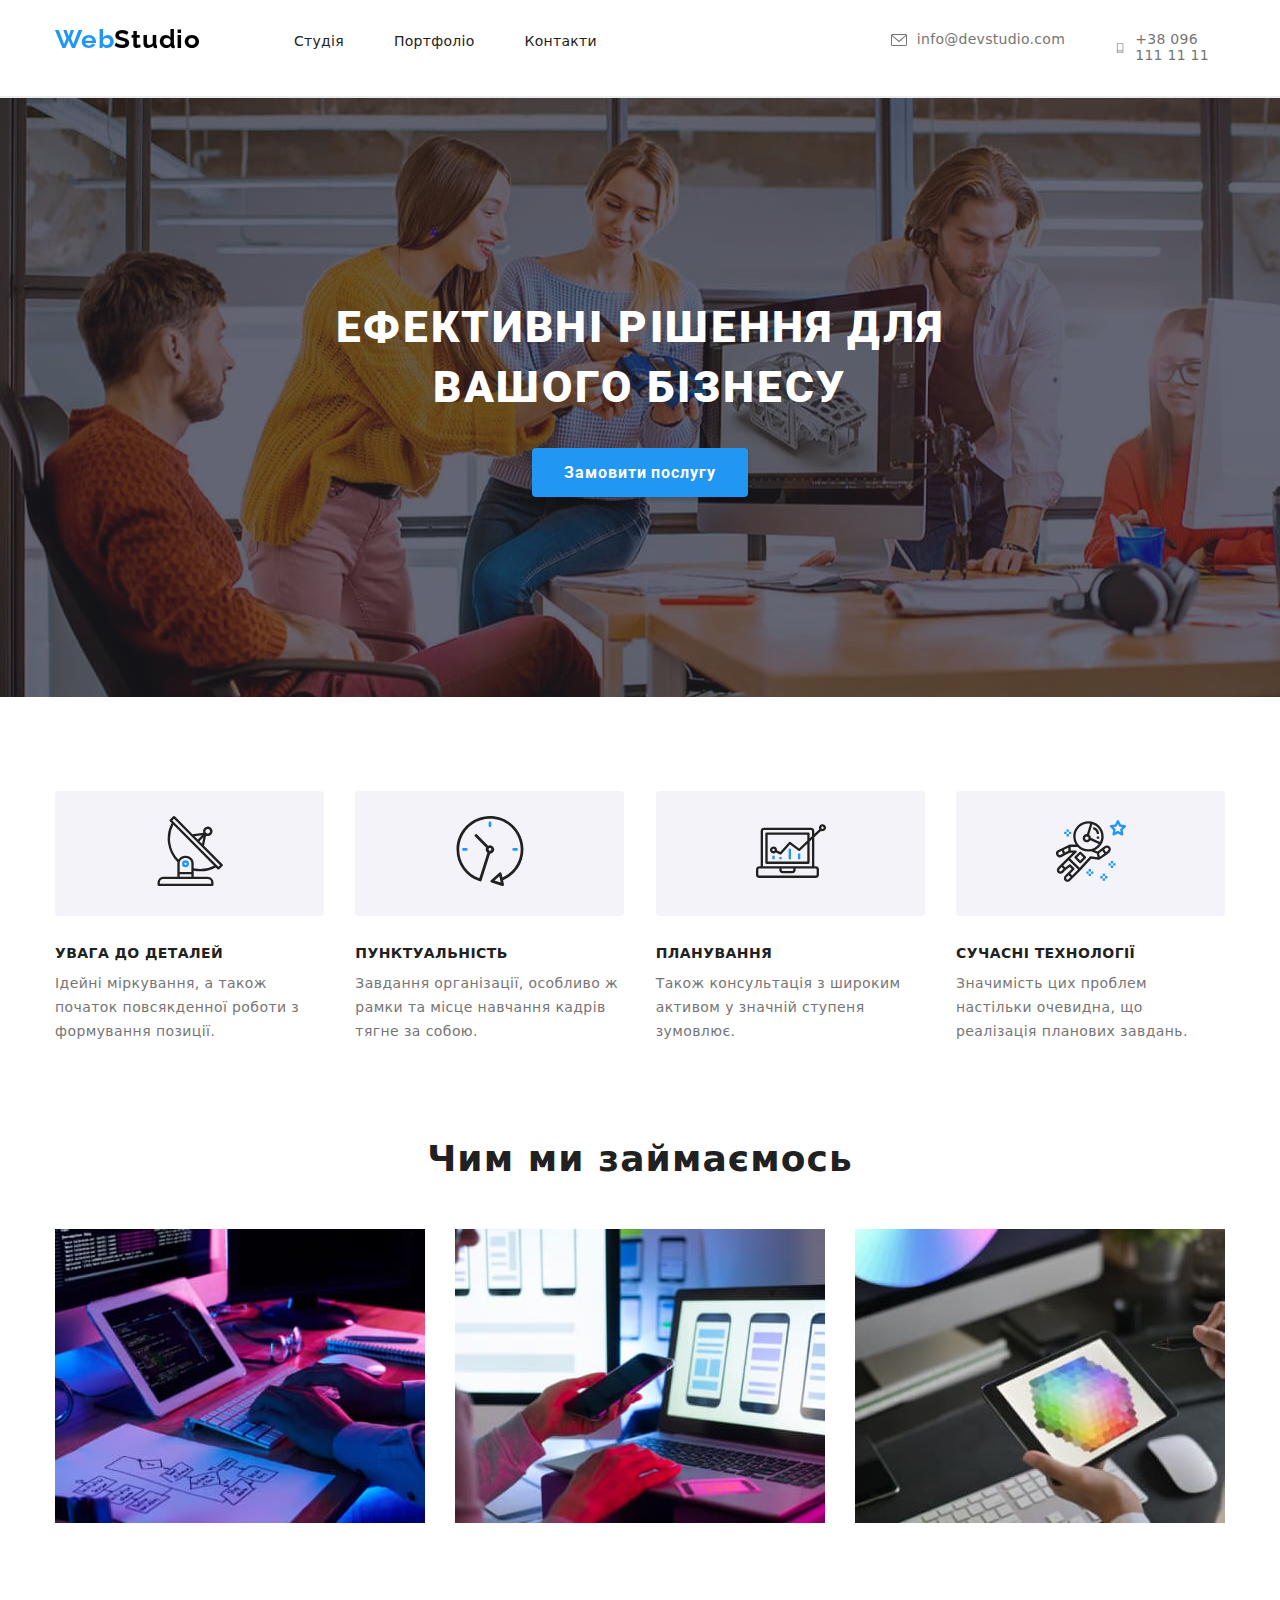
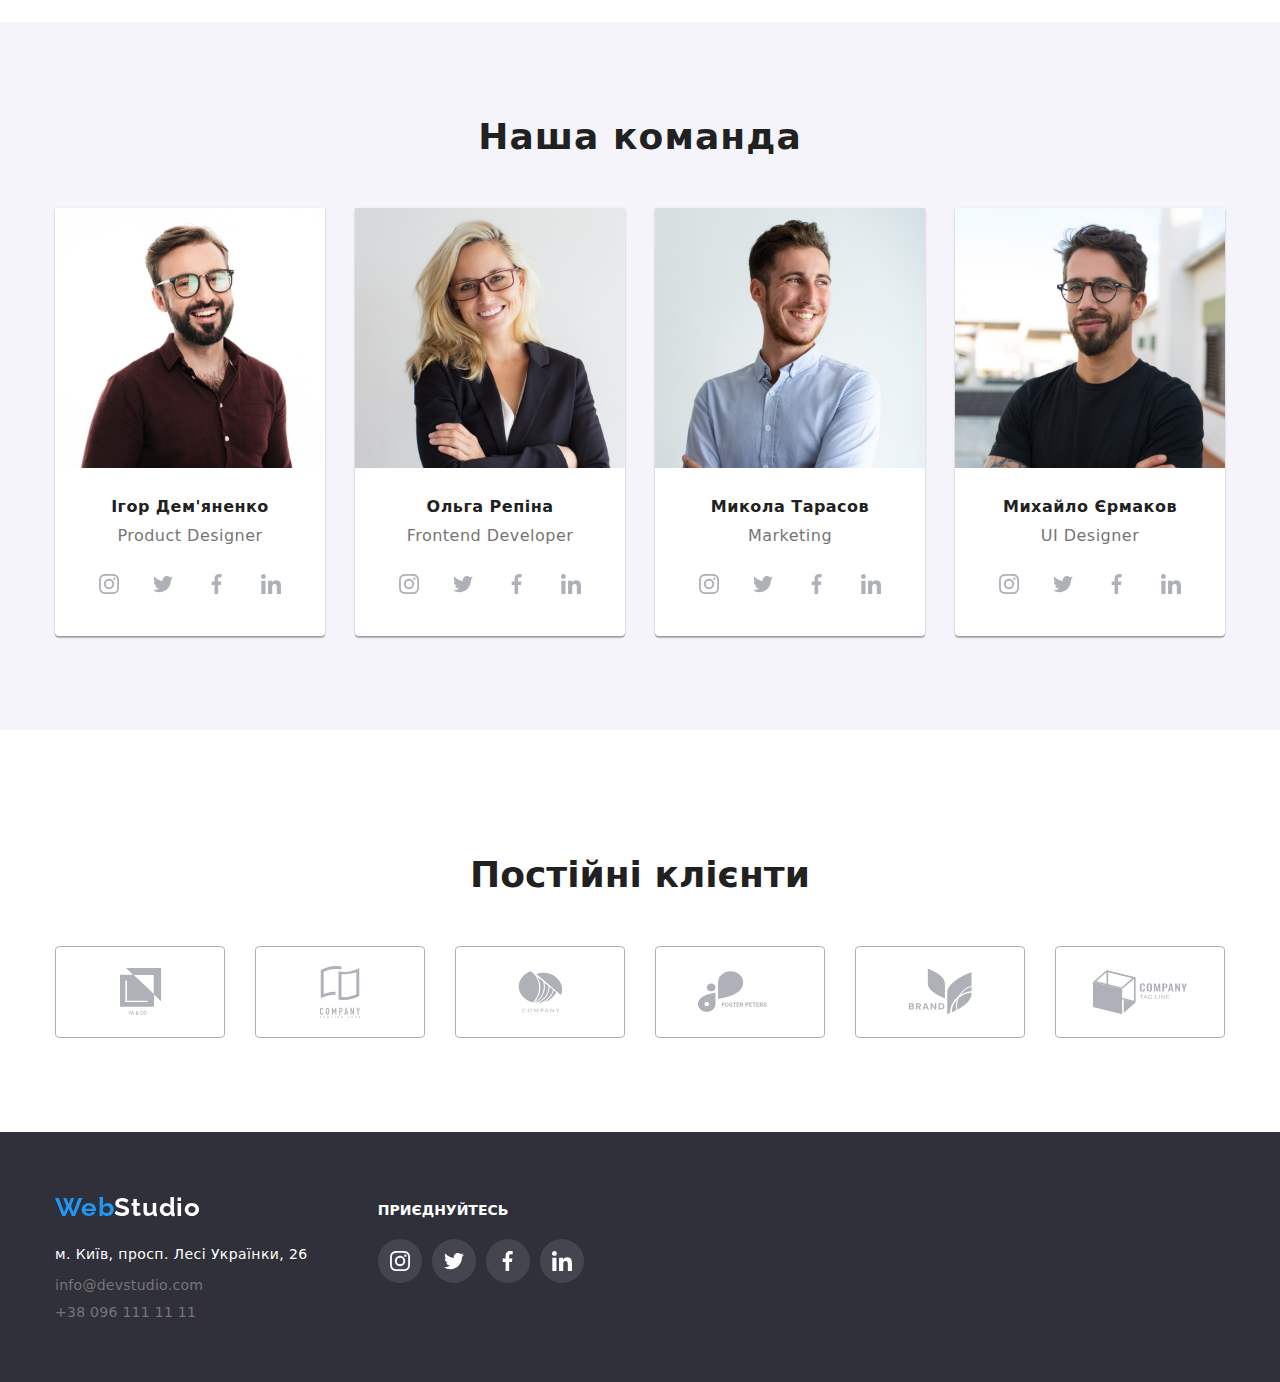
<file: index.html>
<!DOCTYPE html>
<html lang="uk">

<head>
  <meta charset="UTF-8" />
  <meta http-equiv="X-UA-Compatible" content="IE=edge" />
  <meta name="viewport" content="width=device-width, initial-scale=1.0" />
  <link href="css/style.css" rel="stylesheet" type="text/css" />
  <link href="css/modern-normalize.css" rel="stylesheet" type="text/css" />
  <link href="https://fonts.googleapis.com/css2?family=Raleway:wght@700&family=Roboto:wght@400;500;700;900&display=swap"
    rel="stylesheet" />
  <title>WebStudio</title>
</head>

<body>
  <header>
    <div class="container">
      <div class="container-header">
        <a href="index.html" class="logo-header">WebStudio</a>

        <nav>
          <ul class="nav-menu">
            <li class="nav-item">
              <a href="index.html" class="navigation">Студія </a>
            </li>
            <li class="nav-item">
              <a href="portfolio.html" class="navigation"> Портфоліо </a>
            </li>
            <li class="nav-item">
              <a href="index.html" class="navigation"> Контакти </a>
            </li>
          </ul>
        </nav>

        <ul class="navigation-contact">
          <li class="contact-item">
            <a href="mailto:info@devstudio.com" class="contact conect-nav">
              <svg class="icon" width="16" height="16">
                <use href="./img/icons.svg#mail"></use>
              </svg>
              info@devstudio.com</a>
          </li>
          <li class="contact-item">
            <a href="tel:+380961111111" class="contact conect-nav">
              <svg class="icon" width="16" height="16">
                <use href="./img/icons.svg#tel"></use>
              </svg>
              +38 096 111 11 11</a>
          </li>
        </ul>
      </div>
    </div>
    <div class="border">
    </div>
  </header>
  <main>

    <section class="business">
      <div class="subject">
        <h1 class="h">Ефективні рішення для вашого бізнесу</h1>

        <button type="button" class="btn">Замовити послугу</button>
      </div>
    </section>

    <section class="details">
      <div class="container">
        <h2 class="hide">Увага до деталей</h2>
        <ul class="details-list">
          <li class="details-item">
            <div class="icon-features">
              <svg width="70" height="70">
                <use href="./img/icons.svg#group"></use>
              </svg>
            </div>
            <h3 class="details-title">Увага до деталей</h3>
            <p class="details-text">
                Ідейні міркування, а також початок повсякденної роботи з
                формування позиції.
            </p>
          </li>
          <li class="details-item">
            <div class="icon-features">
              <svg width="70" height="70">
                <use href="./img/icons.svg#clock"></use>
              </svg>
            </div>
            <h3 class="details-title">Пунктуальність</h3>
            <p class="details-text">
                Завдання організації, особливо ж рамки та місце навчання
                кадрів тягне за собою.
            </p>
          </li>
          <li class="details-item">
            <div class="icon-features">
              <svg width="70" height="70">
                <use href="./img/icons.svg#diagram"></use>
              </svg>
            </div>
            <h3 class="details-title">Планування</h3>
            <p class="details-text">
                Також консультація з широким активом у значній
                ступеня зумовлює.
            </p>
          </li>
          <li class="details-item">
            <div class="icon-features">
              <svg width="70" height="70">
                <use href="./img/icons.svg#astronaut"></use>
              </svg>
            </div>
            <h3 class="details-title">Сучасні технології</h3>
            <p class="details-text">
                Значимість цих проблем настільки очевидна, що реалізація
                планових завдань.
            </p>
          </li>
        </ul>
      </div>
    </section>

    <section class="work">
      <div class="container">
        <h2 class="work-title">Чим ми займаємось</h2>
        <ul class="work-img">
          <li class="work-item">
            <img src="img/keyboard.jpg" alt="Друкує на клавіатурі" width="370" height="294" />
          </li>
          <li class="work-item">
            <img src="img/phone.jpg" alt="Телефон в руці" width="370" height="294" />
          </li>
          <li class="work-item">
            <img src="img/tablet.jpg" alt="Планшет в руці" width="370" height="294" />
          </li>
        </ul>
      </div>
    </section>

    <section class="team">
      <div class="container">
        <h2 class="team-title">Наша команда</h2>
        <ul class="team-card">
          <li class="team-item">
            <img src="img/igor.jpg" alt="Ігор Дем'яненко" width="270" height="260" />
            <div class="team-block">
              <h3 class="team-name">Ігор Дем'яненко</h3>
              <p class="team-text">Product Designer</p>
              <ul class="list icon-flex">
                <li>
                  <a class="icon-team" href="">
                    <svg class="icon-soc" width="20" height="20">
                      <use href="./img/icons.svg#instagram"></use>
                    </svg>
                  </a>
                </li>
                <li>
                  <a class="icon-team" href="">
                    <svg class="icon-soc" width="20" height="20">
                      <use href="./img/icons.svg#twiter"></use>
                    </svg>
                  </a>
                </li>
                <li>
                  <a class="icon-team" href="">
                    <svg class="icon-soc" width="20" height="20">
                      <use href="./img/icons.svg#facebook"></use>
                    </svg>
                  </a>
                </li>
                <li>
                  <a class="icon-team" href="">
                    <svg class="icon-soc" width="20" height="20">
                      <use href="./img/icons.svg#linkedin"></use>
                    </svg>
                  </a>
                </li>
              </ul>
            </div>
          </li>

          <li class="team-item">
            <img src="img/olga.jpg" alt="Ольга Репіна" width="270" height="260" />
            <div class="team-block">
              <h3 class="team-name">Ольга Репіна</h3>
              <p class="team-text">Frontend Developer</p>
              <ul class="list icon-flex">
                <li>
                  <a class="icon-team" href="">
                    <svg class="icon-soc" width="20" height="20">
                      <use href="./img/icons.svg#instagram"></use>
                    </svg>
                  </a>
                </li>
                <li>
                  <a class="icon-team" href="">
                    <svg class="icon-soc" width="20" height="20">
                      <use href="./img/icons.svg#twiter"></use>
                    </svg>
                  </a>
                </li>
                <li>
                  <a class="icon-team" href="">
                    <svg class="icon-soc" width="20" height="20">
                      <use href="./img/icons.svg#facebook"></use>
                    </svg>
                  </a>
                </li>
                <li>
                  <a class="icon-team" href="">
                    <svg class="icon-soc" width="20" height="20">
                      <use href="./img/icons.svg#linkedin"></use>
                    </svg>
                  </a>
                </li>
              </ul>
            </div>
          </li>

          <li class="team-item">
            <img src="img/mikola.jpg" alt="Микола Тарасов" width="270" height="260" />
            <div class="team-block">
              <h3 class="team-name">Микола Тарасов</h3>
              <p class="team-text">Marketing</p>
              <ul class="list icon-flex">
                <li>
                  <a class="icon-team" href="">
                    <svg class="icon-soc" width="20" height="20">
                      <use href="./img/icons.svg#instagram"></use>
                    </svg>
                  </a>
                </li>
                <li>
                  <a class="icon-team" href="">
                    <svg class="icon-soc" width="20" height="20">
                      <use href="./img/icons.svg#twiter"></use>
                    </svg>
                  </a>
                </li>
                <li>
                  <a class="icon-team" href="">
                    <svg class="icon-soc" width="20" height="20">
                      <use href="./img/icons.svg#facebook"></use>
                    </svg>
                  </a>
                </li>
                <li>
                  <a class="icon-team" href="">
                    <svg class="icon-soc" width="20" height="20">
                      <use href="./img/icons.svg#linkedin"></use>
                    </svg>
                  </a>
                </li>
              </ul>
            </div>
          </li>
          <li class="team-item">
            <img src="img/mihaylo.jpg" alt="Михайло Єрмаков" width="270" height="260" />
            <div class="team-block">
              <h3 class="team-name">Михайло Єрмаков</h3>
              <p class="team-text">UI Designer</p>
              <ul class="list icon-flex">
                <li>
                  <a class="icon-team" href="">
                    <svg class="icon-soc" width="20" height="20">
                      <use href="./img/icons.svg#instagram"></use>
                    </svg>
                  </a>
                </li>
                <li>
                  <a class="icon-team" href="">
                    <svg class="icon-soc" width="20" height="20">
                      <use href="./img/icons.svg#twiter"></use>
                    </svg>
                  </a>
                </li>
                <li>
                  <a class="icon-team" href="">
                    <svg class="icon-soc" width="20" height="20">
                      <use href="./img/icons.svg#facebook"></use>
                    </svg>
                  </a>
                </li>
                <li>
                  <a class="icon-team" href="">
                    <svg class="icon-soc" width="20" height="20">
                      <use href="./img/icons.svg#linkedin"></use>
                    </svg>
                  </a>
                </li>
              </ul>
            </div>
          </li>
        </ul>
      </div>
    </section>
    <section class="clients">
      <div class="container">
        <h2 class="sect">Постійні клієнти</h2>
        <ul class="list icon-flex">
          <li>
            <a class="list clients-box" href="">
              <svg class="icon-client" width="47" height="47">
                <use href="./img/icons.svg#yaco"></use>
              </svg>
            </a>
          </li>
          <li>
            <a class="clients-box" href="">
              <svg class="icon-client" width="52" height="52">
                <use href="./img/icons.svg#taglinehere"></use>
              </svg>
            </a>
          </li>
          <li>
            <a class="clients-box" href="">
              <svg class="icon-client" width="45" height="45">
                <use href="./img/icons.svg#company"></use>
              </svg>
            </a>
          </li>
          <li>
            <a class="clients-box" href="">
              <svg class="icon-client" width="85" height="85">
                <use href="./img/icons.svg#foster"></use>
              </svg>
            </a>
          </li>
          <li>
            <a class="clients-box" href="">
              <svg class="icon-client" width="63" height="63">
                <use href="./img/icons.svg#brand"></use>
              </svg>
            </a>
          </li>
          <li>
            <a class="clients-box" href="">
              <svg class="icon-client" width="94" height="94">
                <use href="./img/icons.svg#tagline"></use>
              </svg>
            </a>
          </li>
        </ul>
      </div>
    </section>
  </main>

  <footer>
    <div class="foot">
      <div class="container">
        <div class="box">
          <div class="footer-box">
            <a href="#" class="logo-footer">WebStudio</a>
            <address>
              <ul class="footer-contacts">
                <li class="footer-list">
                  <a href="https://goo.gl/maps/ZHvqtMLKhy8qMB8BA" class="location">м. Київ, просп. Лесі Українки, 26</a>
                </li>
                <li class="footer-list">
                  <a href="mailto:info@devstudio.com" class="contact">info@devstudio.com</a>
                </li>
                <li class="footer-list">
                  <a href="tel:+380961111111" class="contact">+38 096 111 11 11</a>
                </li>
              </ul>
            </address>
          </div>
          <div class="footer-box">
            <h2 class="join">ПРИЄДНУЙТЕСЬ</h2>
            <ul class="list icon-join-flex">
              <li class="item">
                <a class="icon-team" href="">
                  <svg class="icon-join" width="20" height="20">
                    <use href="./img/icons.svg#instagram"></use>
                  </svg>
                </a>
              </li>
              <li class="item">
                <a class="icon-team" href="">
                  <svg class="icon-join" width="20" height="20">
                    <use href="./img/icons.svg#twiter"></use>
                  </svg>
                </a>
              </li>
              <li class="item">
                <a class="icon-team" href="">
                  <svg class="icon-join" width="20" height="20">
                    <use href="./img/icons.svg#facebook"></use>
                  </svg>
                </a>
              </li>
              <li class="item">
                <a class="icon-team" href="">
                  <svg class="icon-join" width="20" height="20">
                    <use href="./img/icons.svg#linkedin"></use>
                  </svg>
                </a>
              </li>
            </ul>
          </div>
        </div>
      </div>
    </div>
  </footer>
</body>

</html>
</file>
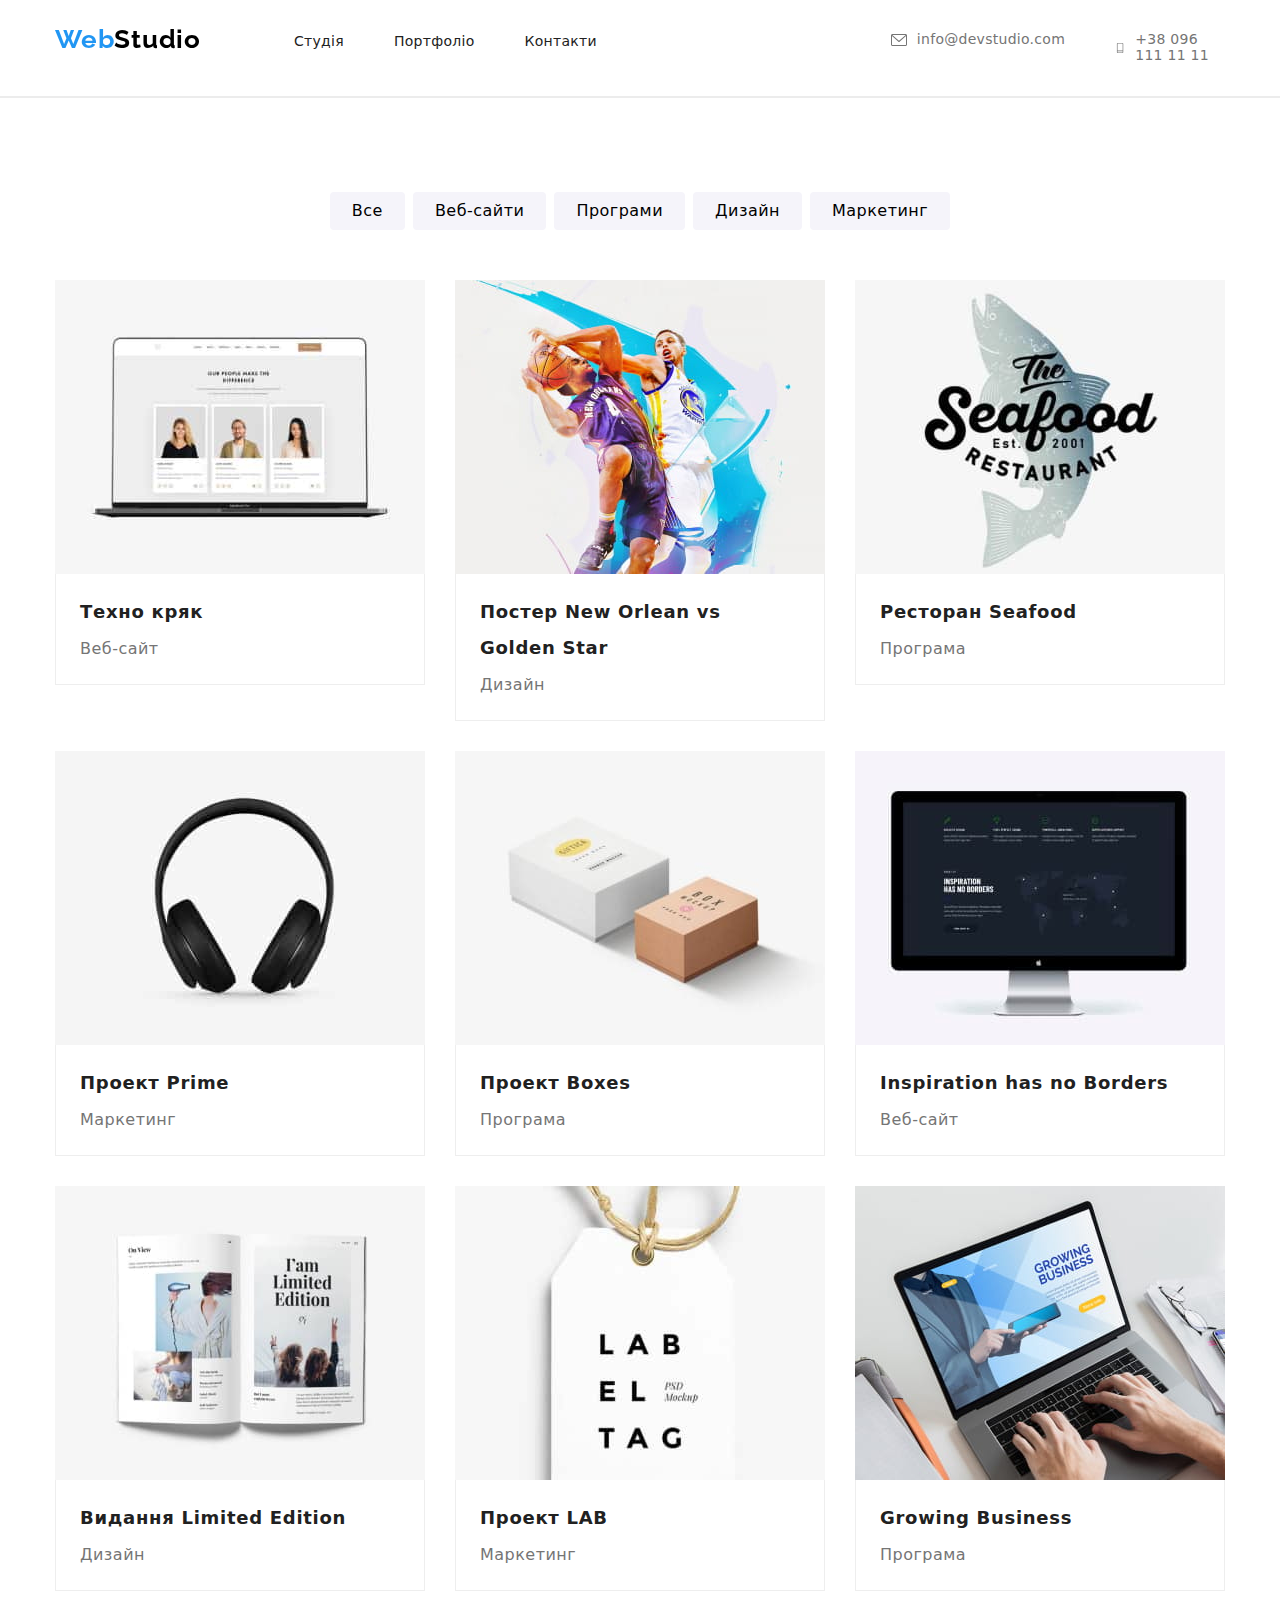
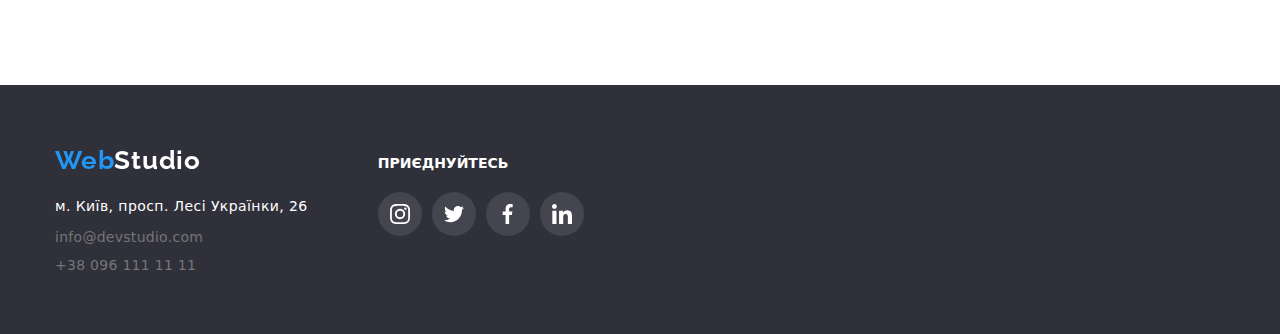
<file: portfolio.html>
<!DOCTYPE html>
<html lang="uk">

<head>
  <meta charset="UTF-8" />
  <meta http-equiv="X-UA-Compatible" content="IE=edge" />
  <meta name="viewport" content="width=device-width, initial-scale=1.0" />
  <link href="css/style.css" rel="stylesheet" type="text/css" />
  <link href="css/modern-normalize.css" rel="stylesheet" type="text/css" />
  <link href="https://fonts.googleapis.com/css2?family=Raleway:wght@700&family=Roboto:wght@400;500;700;900&display=swap"
    rel="stylesheet" />
  <title>WebStudio</title>
</head>

<body>
  <header>
    <div class="container">
      <div class="container-header">
        <a href="index.html" class="logo-header">WebStudio</a>

        <nav>
          <ul class="nav-menu">
            <li class="nav-item">
              <a href="index.html" class="navigation">Студія </a>
            </li>
            <li class="nav-item">
              <a href="portfolio.html" class="navigation"> Портфоліо </a>
            </li>
            <li class="nav-item">
              <a href="index.html" class="navigation"> Контакти </a>
            </li>
          </ul>
        </nav>

        <ul class="navigation-contact">
          <li class="contact-item">
            <a href="mailto:info@devstudio.com" class="contact conect-nav">
              <svg class="icon" width="16" height="16">
                <use href="./img/icons.svg#mail"></use>
              </svg>
              info@devstudio.com</a>
          </li>
          <li class="contact-item">
            <a href="tel:+380961111111" class="contact conect-nav">
              <svg class="icon" width="16" height="16">
                <use href="./img/icons.svg#tel"></use>
              </svg>
              +38 096 111 11 11</a>
          </li>
        </ul>
      </div>
    </div>
    <div class="border">
    </div>
  </header>

  <main>

    <section class="buttons">
      <div class="container">
        <h2 class="displaynone">Кнопки</h2>
        <ul class="button-items">
          <li class="list-button">
            <button type="button" class="button">Все</button>
          </li>
          <li class="list-button">
            <button type="button" class="button">Веб-сайти</button>
          </li>
          <li class="list-button">
            <button type="button" class="button">Програми</button>
          </li>
          <li class="list-button">
            <button type="button" class="button">Дизайн</button>
          </li>
          <li class="list-button">
            <button type="button" class="button">Маркетинг</button>
          </li>
        </ul>
      </div>
    </section>

    <section class="shop">
      <div class="container">
        <h2 class="displaynone">Товар</h2>
        <ul class="shop-list">
          <li class="shop-item">
            <img src="img/laptop.jpg" alt="Ігор Дем'яненко" width="370" height="294" />
            <div class="shop-block">
              <h3 class="shop-name">Техно кряк</h3>
              <p class="shop-text">Веб-сайт</p>
            </div>
          </li>

          <li class="shop-item">
            <img src="img/basketball.jpg" alt="Ольга Репіна" width="370" height="294" />
            <div class="shop-block">
              <h3 class="shop-name">Постер New Orlean vs Golden Star</h3>
              <p class="shop-text">Дизайн</p>
            </div>
          </li>

          <li class="shop-item">
            <img src="img/seafood.jpg" alt="Микола Тарасов" width="370" height="294" />
            <div class="shop-block">
              <h3 class="shop-name">Ресторан Seafood</h3>
              <p class="shop-text">Програма</p>
            </div>
          </li>
          <li class="shop-item">
            <img src="img/headphones.jpg" alt="Михайло Єрмаков" width="370" height="294" />
            <div class="shop-block">
              <h3 class="shop-name">Проект Prime</h3>
              <p class="shop-text">Маркетинг</p>
            </div>
          </li>
          <li class="shop-item">
            <img src="img/boxes.jpg" alt="Ігор Дем'яненко" width="370" height="294" />
            <div class="shop-block">
              <h3 class="shop-name">Проект Boxes</h3>
              <p class="shop-text">Програма</p>
            </div>
          </li>

          <li class="shop-item">
            <img src="img/monitor.jpg" alt="Ольга Репіна" width="370" height="294" />
            <div class="shop-block">
              <h3 class="shop-name">Inspiration has no Borders</h3>
              <p class="shop-text">Веб-сайт</p>
            </div>
          </li>

          <li class="shop-item">
            <img src="img/book.jpg" alt="Микола Тарасов" width="370" height="294" />
            <div class="shop-block">
              <h3 class="shop-name">Видання Limited Edition</h3>
              <p class="shop-text">Дизайн</p>
            </div>
          </li>
          <li class="shop-item">
            <img src="img/labeltag.jpg" alt="Михайло Єрмаков" width="370" height="294" />
            <div class="shop-block">
              <h3 class="shop-name">Проект LAB</h3>
              <p class="shop-text">Маркетинг</p>
            </div>
          </li>
          <li class="shop-item">
            <img src="img/workingwithlaptop.jpg" alt="Михайло Єрмаков" width="370" height="294" />
            <div class="shop-block">
              <h3 class="shop-name">Growing Business</h3>
              <p class="shop-text">Програма</p>
            </div>
          </li>
        </ul>
      </div>
    </section>
  </main>

  <footer>
    <div class="foot">
      <div class="container">
        <div class="box">
          <div class="footer-box">
            <a href="#" class="logo-footer">WebStudio</a>
            <address>
              <ul class="footer-contacts">
                <li class="footer-list">
                  <a href="https://goo.gl/maps/ZHvqtMLKhy8qMB8BA" class="location">м. Київ, просп. Лесі Українки, 26</a>
                </li>
                <li class="footer-list">
                  <a href="mailto:info@devstudio.com" class="contact">info@devstudio.com</a>
                </li>
                <li class="footer-list">
                  <a href="tel:+380961111111" class="contact">+38 096 111 11 11</a>
                </li>
              </ul>
            </address>
          </div>
          <div class="footer-box">
            <h2 class="join">ПРИЄДНУЙТЕСЬ</h2>
            <ul class="list icon-join-flex">
              <li class="item">
                <a class="icon-team" href="">
                  <svg class="icon-join" width="20" height="20">
                    <use href="./img/icons.svg#instagram"></use>
                  </svg>
                </a>
              </li>
              <li class="item">
                <a class="icon-team" href="">
                  <svg class="icon-join" width="20" height="20">
                    <use href="./img/icons.svg#twiter"></use>
                  </svg>
                </a>
              </li>
              <li class="item">
                <a class="icon-team" href="">
                  <svg class="icon-join" width="20" height="20">
                    <use href="./img/icons.svg#facebook"></use>
                  </svg>
                </a>
              </li>
              <li class="item">
                <a class="icon-team" href="">
                  <svg class="icon-join" width="20" height="20">
                    <use href="./img/icons.svg#linkedin"></use>
                  </svg>
                </a>
              </li>
            </ul>
          </div>
        </div>
      </div>
    </div>
  </footer>
</body>

</html>
</file>
<file: css/style.css>
:root {
    --black-color: #212121;
    --blackColor: #000000;
    --blue-color: #2196f3;
    --white-color: #ffffff;
    --whiteColor: #f5f4fa;
    --border: #ececec;
    --border-shop: #eeeeee;
    --grey-color: #757575;
    --greyColor: #2f303a;
    --icon-color: #afb1b8;
    --shadow: rgba(0, 0, 0, 0.15);
  }
  
  li {
    list-style-type: none;
  }
  
  ul {
    margin: 0px;
    padding: 0px;
  }
  
  img {
    display: block;
  }
  
  body {
    font-family: "Roboto";
    font-style: normal;
    font-weight: 500;
    color: var(--black-color);
  }
  
  address {
    font-style: normal;
  }
  
  .hide {
    display: none;
    margin: 0px;
  }
  
  .container {
    max-width: 1200px;
    padding-left: 15px;
    padding-right: 15px;
    margin-left: auto;
    margin-right: auto;
  }
  
  .displaynone {
    display: none;
  }
  
  /*-----------------------------header-----------------------------*/
  .logo-header {
    display: inline-block;
    margin: 24px 93px 25px 0px;
    font-family: "Raleway";
    font-weight: 700;
    font-size: 26px;
    line-height: 1.19;
  
    color: transparent;
    -webkit-background-clip: text;
    background-clip: text;
    background-image: linear-gradient(to left,
        var(--blackColor) 30% 59%,
        var(--blue-color) 60%);
    letter-spacing: 0.03em;
  }
  
  .navigation {
    font-size: 14px;
    line-height: 1.14;
    letter-spacing: 0.02em;
    color: var(--black-color);
    text-decoration: none;
  }
  
  .nav-item {
    margin-right: 50px;
  }
  
  .nav-item:last-child {
    margin-right: 0px;
  }
  
  .contact-item {
    margin-right: 50px;
  }
  
  .contact-item:last-child {
    margin-right: 0px;
  }
  
  .container-header {
    display: flex;
  }
  
  .navigation-contact {
    margin-left: auto;
    margin: 32px 0px 32px 0px;
    display: flex;
  }
  
  .nav-menu {
    margin: 32px 294px 32px 0px;
    display: flex;
  }
  
  .navigation:hover,
  .navigation:focus {
    color: var(--blue-color);
  }
  
  .contact {
    font-size: 14px;
    line-height: 1.14;
    letter-spacing: 0.02em;
    text-decoration: none;
  
    color: var(--grey-color);
  }
  
  .contact:hover,
  .contact:focus {
    color: var(--blue-color);
  }
  
  /*-----------------------------index(main)-----------------------------*/
  
  .business {
    background-image: linear-gradient(rgba(47, 48, 58, 0.4),
        rgba(47, 48, 58, 0.4)),
      url("../img/business.jpg");
  }
  
  .h {
    margin: 0px;
    margin-bottom: 30px;
    text-align: center;
    font-family: "Roboto";
    font-weight: 900;
    font-size: 44px;
    line-height: 1.36;
  
    letter-spacing: 0.06em;
    text-transform: uppercase;
    color: var(--white-color);
  }
  
  .btn {
    font-family: "Roboto";
    padding: 10px 32px 10px 32px;
    background: var(--blue-color);
    box-shadow: 0px 4px 4px var(--shadow);
    border-radius: 4px;
    border: 0px;
  
    font-weight: 700;
    font-size: 16px;
    line-height: 1.87;
    cursor: pointer;
  
    letter-spacing: 0.06em;
  
    color: var(--white-color);
  }
  
  .subject {
    text-align: center;
    max-width: 696px;
    margin: auto;
    padding: 200px 0px 200px 0px;
  }
  
  .details {
    padding-top: 94px;
  }
  
  .details-title {
    margin: 0px;
    margin-bottom: 10px;
    font-weight: 700;
    font-size: 14px;
    line-height: 1.14;
    letter-spacing: 0.03em;
    text-transform: uppercase;
  }
  
  .details-text {
    margin: 0px;
    font-weight: 400;
    font-size: 14px;
    line-height: 1.71;
    letter-spacing: 0.03em;
  
    color: var(--grey-color);
  }
  
  .details-list {
    display: flex;
    justify-content: space-between;
  }
  
  .details-item {
    max-width: 269px;
  }
  
  .work {
    padding-top: 94px;
    padding-bottom: 99px;
  }
  
  .work-title {
    text-align: center;
    margin: 0px;
    margin-bottom: 50px;
    font-weight: 700;
    font-size: 36px;
    line-height: 1.16;
    letter-spacing: 0.03em;
  }
  
  .work-img {
    display: flex;
  }
  
  .work-item {
    margin-right: 30px;
  }
  
  .work-item:last-child {
    margin-right: 0px;
  }
  
  .team {
    padding: 94px 0px 94px 0px;
    background: var(--whiteColor);
  }
  
  .team-title {
    text-align: center;
    margin: 0px;
    margin-bottom: 50px;
    font-weight: 700;
    font-size: 36px;
    line-height: 1.16;
    letter-spacing: 0.03em;
  }
  
  .team-name {
    margin: 0px;
    margin-bottom: 10px;
    font-size: 16px;
    line-height: 1.18;
    letter-spacing: 0.03em;
  }
  
  .team-text {
    margin: 0px;
    margin-bottom: 16px;
    font-weight: 400;
    font-size: 16px;
    line-height: 1.18;
    letter-spacing: 0.03em;
    color: var(--grey-color);
  }
  
  .team-block {
    padding: 30px 32px;
    text-align: center;
  }
  
  .team-item {
    margin-right: 30px;
    background: var(--white-color);
    box-shadow: 0px 1px 3px rgba(0, 0, 0, 0.12), 0px 1px 1px rgba(0, 0, 0, 0.14),
      0px 2px 1px rgba(0, 0, 0, 0.2);
    border-radius: 0px 0px 4px 4px;
  }
  
  .team-item:last-child {
    margin-right: 0px;
  }
  
  .team-card {
    display: flex;
  }
  
  /*-----------------------------portfolio(main)-----------------------------*/
  .border {
    border: 1px solid var(--border);
  }
  
  .buttons {
    padding-top: 94px;
  }
  
  .button {
    font-weight: 500;
    padding: 6px 22px 6px 22px;
    background: var(--whiteColor);
    border-radius: 4px;
    border: 0px;
    font-size: 16px;
    line-height: 1.62;
    cursor: pointer;
  
    text-align: center;
    letter-spacing: 0.03em;
  }
  
  .button:hover,
  .button:focus {
    background: var(--blue-color);
    border-radius: 4px;
    border: 0px;
    color: var(--white-color);
    transition: 0.4s;
  }
  
  .button-items {
    display: flex;
    justify-content: center;
  }
  
  .list-button {
    margin-right: 8px;
  }
  
  .list-button:last-child {
    margin-right: 0px;
  }
  
  .shop {
    padding: 50px 0px 94px 0px;
  }
  
  .shop-name {
    margin: 0px;
    margin-bottom: 4px;
    font-weight: 700;
    font-size: 18px;
    line-height: 2;
  
    letter-spacing: 0.04em;
  }
  
  .shop-text {
    margin: 0px;
    font-weight: 400;
    font-size: 16px;
    line-height: 1.87;
  
    letter-spacing: 0.03em;
  
    color: var(--grey-color);
  }
  
  .shop-block {
    padding: 20px 24px 20px 24px;
    border-left: 1px solid var(--border-shop);
    border-right: 1px solid var(--border-shop);
    border-bottom: 1px solid var(--border-shop);
  
  }
  
  .shop-item:hover,
  .shop-item:focus {
    cursor: pointer;
    background: var(--white-color);
    border: 1px solid var(--border-shop);
    box-shadow: 0px 1px 1px rgba(0, 0, 0, 0.12), 0px 4px 4px rgba(0, 0, 0, 0.06), 1px 4px 6px rgba(0, 0, 0, 0.16);
    transition: 0.05s;
  }
  
  .shop-list {
    display: flex;
    flex-wrap: wrap;
    gap: 30px;
    justify-content: space-between;
  }
  
  .shop-item {
    max-width: 370px;
    display: inline-block;
    background: var(--white-color);
  
  }
  
  /*-----------------------------footer-----------------------------*/
  
  .foot {
    padding: 60px 0px 60px 0px;
    background: var(--greyColor);
  }
  
  .logo-footer {
    display: inline-block;
    margin-bottom: 20px;
    font-family: "Raleway";
    font-weight: 700;
    font-size: 26px;
    line-height: 1.19;
  
    color: transparent;
    -webkit-background-clip: text;
    background-clip: text;
    background-image: linear-gradient(to left,
        var(--white-color) 30% 59%,
        var(--blue-color) 60%);
    letter-spacing: 0.03em;
  }
  
  .location {
    font-weight: 400;
    font-size: 14px;
    line-height: 1.71;
    text-decoration: none;
  
    letter-spacing: 0.03em;
    color: var(--white-color);
  }
  
  .footer-list {
    margin-bottom: 9px;
  }
  
  .footer-list:last-child {
    margin-bottom: 0px;
  }
  
  .location:hover,
  .location:focus {
    color: var(--blue-color);
  }
  
  .icon {
    margin-right: 10px;
    fill: currentColor;
  }
  
  .conect-nav {
    display: flex;
    align-items: center;
  }
  
  .icon-features {
    background-color: #f4f3f9;
    border-radius: 4px;
    padding: 25px 100px;
    margin-bottom: 30px;
  }
  
  .list {
    margin: 0;
    padding: 0;
  
    list-style: none;
    text-decoration: none;
  }
  
  .icon-flex {
    display: flex;
    justify-content: space-between;
  }
  
  .icon-team {
    display: flex;
    justify-content: center;
    align-items: center;
    height: 44px;
    width: 44px;
  }
  
  .icon-team:hover,
  .icon-team:focus {
    background-color: var(--blue-color);
    border-radius: 50%;
    transition: 0.05s;
  }
  
  .icon-team:hover .icon-soc,
  .icon-team:focus .icon-soc {
    fill: var(--white-color);
  }
  
  .icon-soc {
    fill: var(--icon-color);
  }
  
  .clients {
    padding-top: 94px;
    padding-bottom: 94px;
  }
  
  .sect {
    margin-bottom: 50px;
  
    font-size: 36px;
    line-height: 1.17;
    text-align: center;
    color: var(--title-color);
  }
  
  .clients-box {
    display: flex;
    align-items: center;
    justify-content: center;
    height: 92px;
    width: 170px;
    border: 1px solid var(--icon-color);
    box-sizing: border-box;
    border-radius: 4px;
  }
  
  .clients-box:hover,
  .clients-box:focus {
    border-color: var(--blue-color);
  }
  
  .icon-client {
    fill: var(--icon-color);
  }
  
  .clients-box:hover .icon-client,
  .clients-box:focus .icon-client {
    fill: var(--blue-color);
  }
  
  .footer-box {
    margin-right: 70px;
  }
  
  .footer-box:last-child {
    margin-right: 0px;
  }
  
  .join {
    font-size: 14px;
    line-height: 1.14;
    color: var(--white-color);
    margin-bottom: 20px;
  }
  
  .icon-join-flex {
    display: flex;
    color: var(--white-color);
  }
  
  .icon-join-flex .icon-team {
    background-color: rgba(255, 255, 255, 0.1);
    border-radius: 50%;
  }
  
  .item {
    flex-basis: calc((100% - 3 * 30px) / 3);
  
  }
  
  .icon-join {
    fill: var(--white-color);
  }
  
  .icon-join-flex .item:not(:last-child) {
    margin-right: 10px;
  }
  
  .item .icon-team:hover,
  .item .icon-team:focus {
    background-color: var(--blue-color);
  }
  
  .box {
    display: flex;
  }
</file>
